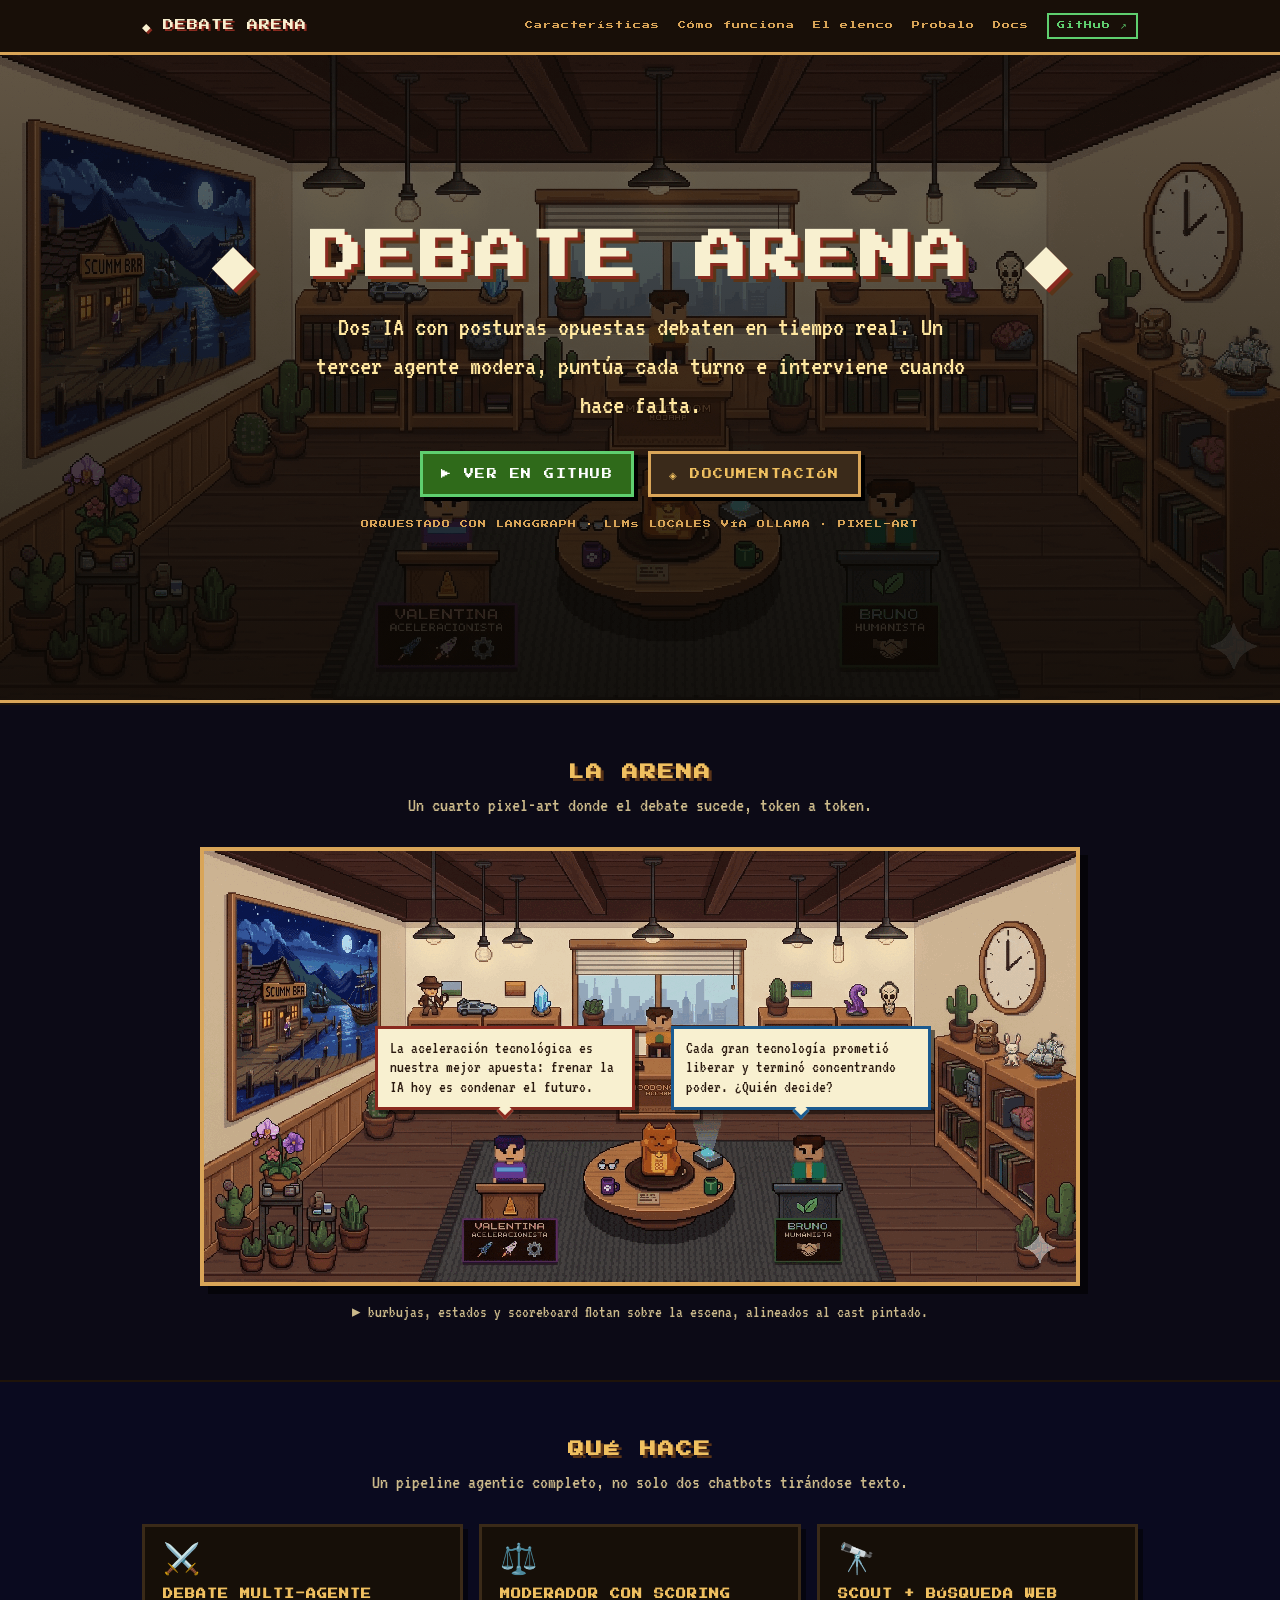
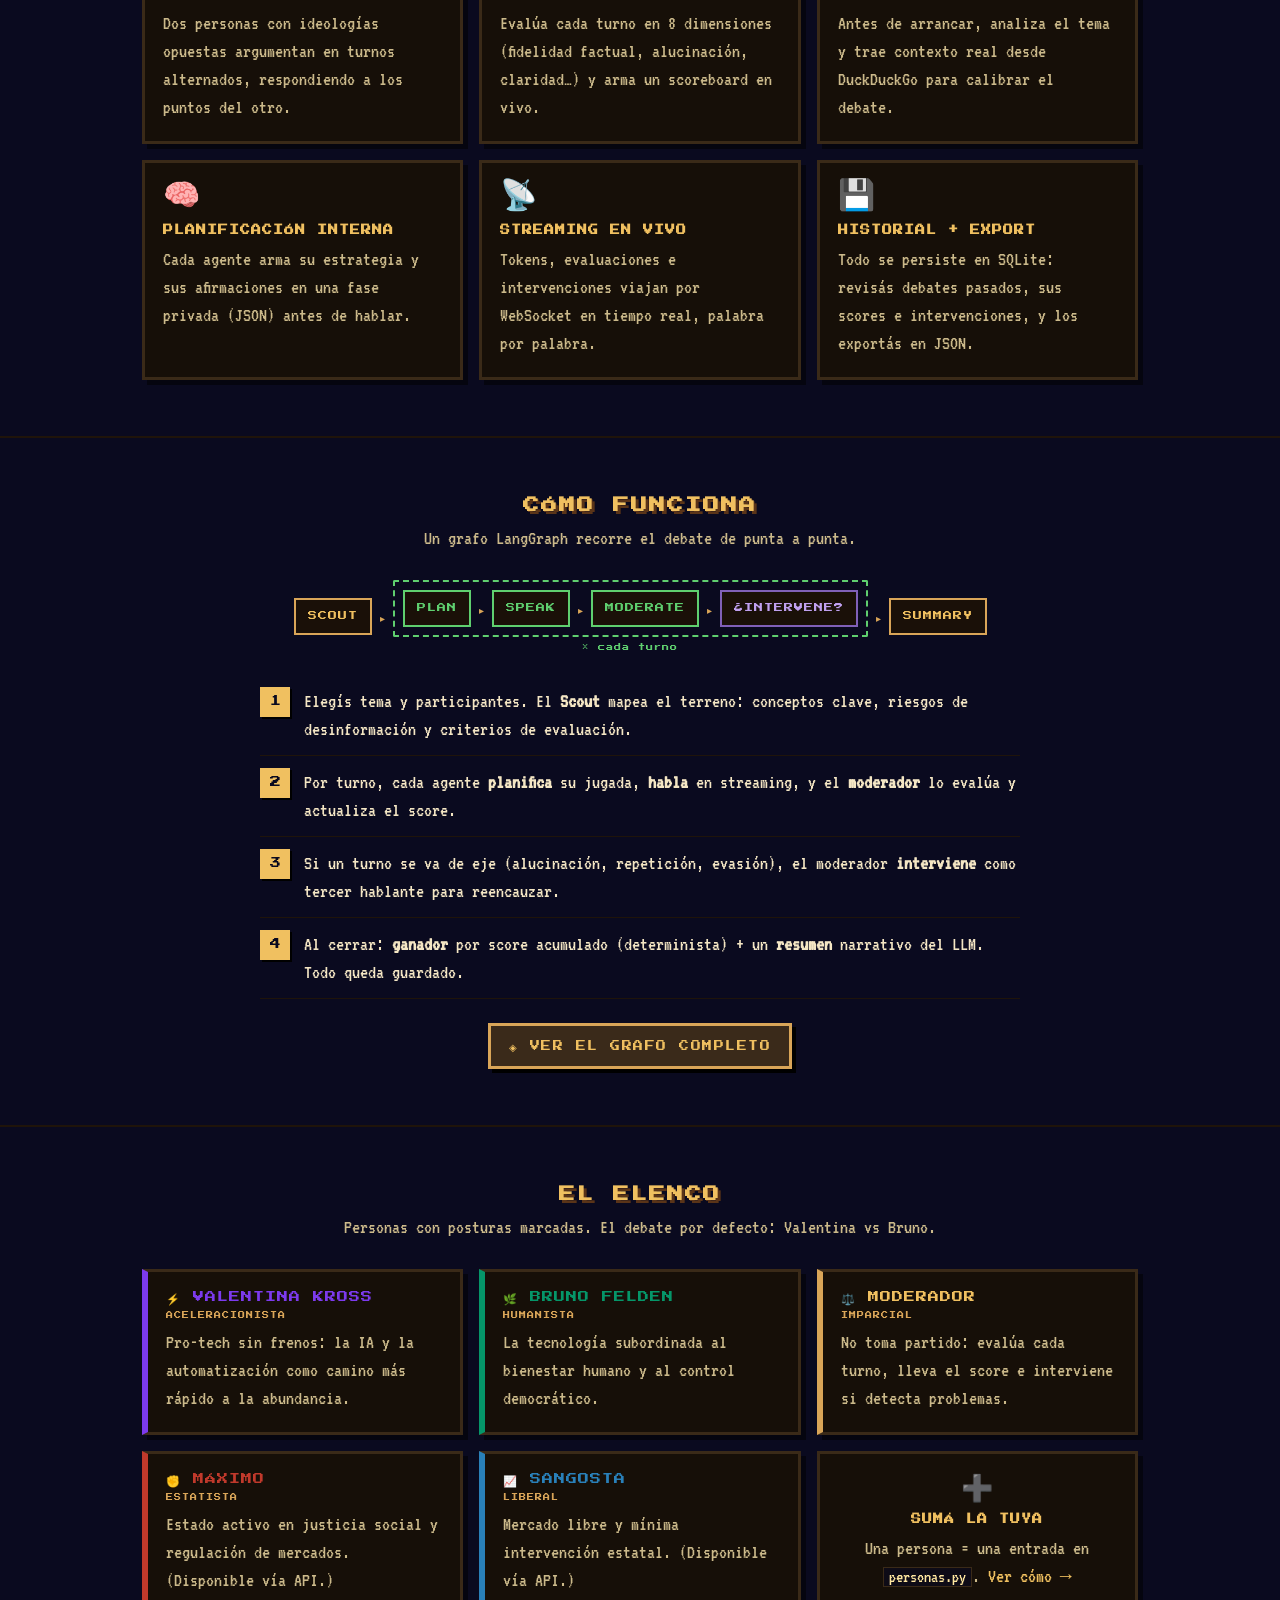
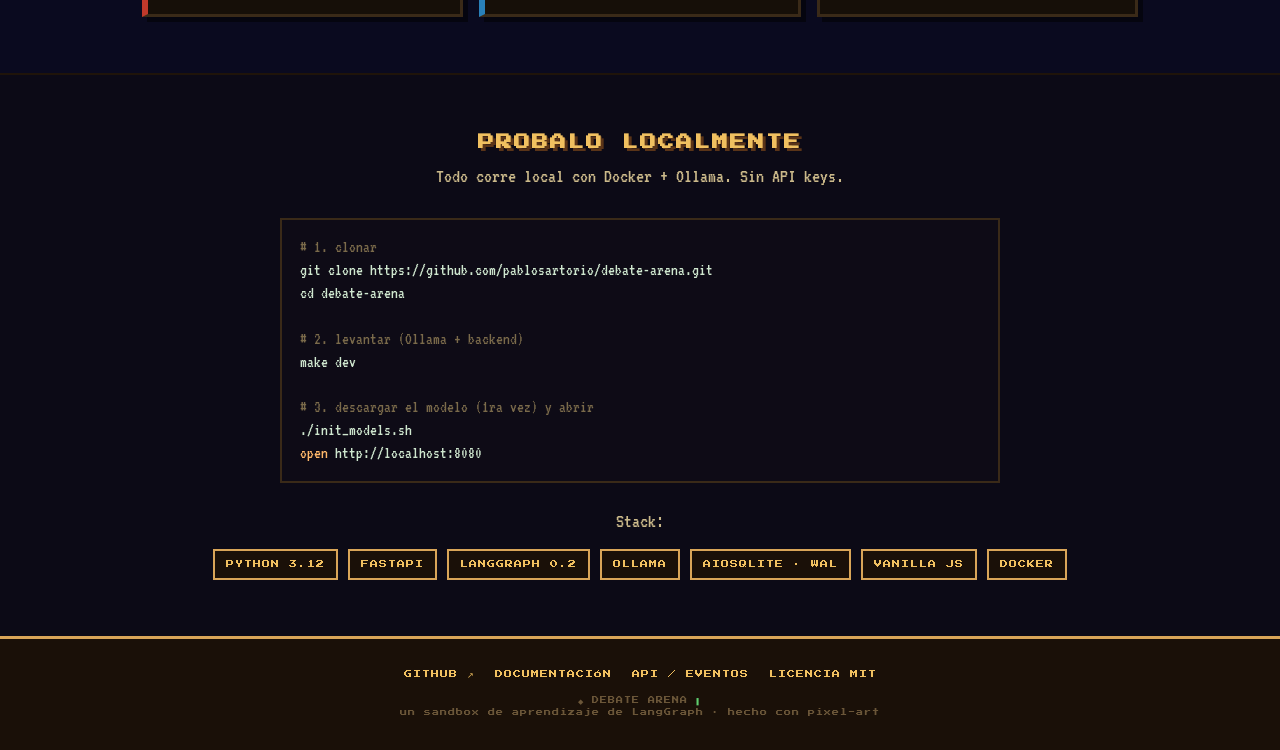
<file: docs/index.html>
<!DOCTYPE html>
<html lang="es">
<head>
  <meta charset="UTF-8" />
  <meta name="viewport" content="width=device-width, initial-scale=1.0" />
  <title>Debate Arena — dos IA debaten, un tercero modera</title>
  <meta name="description" content="Sistema de debate automático entre agentes de IA con interfaz pixel-art. Dos agentes con posturas opuestas debaten en vivo, orquestados con LangGraph y moderados por un tercer agente que evalúa cada turno." />
  <meta property="og:title" content="◆ DEBATE ARENA ◆" />
  <meta property="og:description" content="Dos IA debaten en tiempo real. Un tercer agente modera, evalúa e interviene. FastAPI · LangGraph · Ollama, con estética pixel-art." />
  <meta property="og:type" content="website" />
  <meta property="og:image" content="https://pablosartorio.github.io/debate-arena/room-bg.png" />
  <link rel="preconnect" href="https://fonts.googleapis.com">
  <link rel="preconnect" href="https://fonts.gstatic.com" crossorigin>
  <link href="https://fonts.googleapis.com/css2?family=Press+Start+2P&family=VT323&display=swap" rel="stylesheet">
  <style>
    :root{
      --bg:        #0a0a1f;
      --panel:     #2a1a10;
      --panel-2:   #1a1008;
      --panel-3:   #160f08;
      --ink:       #2a1a10;
      --paper:     #f8f0d0;
      --gold:      #f0c060;
      --gold-dk:   #d9a558;
      --green:     #5fcf6f;
      --red:       #ff6a4a;
      --valentina: #7c3aed;
      --bruno:     #059669;
      --maximo:    #c0392b;
      --sangosta:  #2980b9;
      --text:      #f4e6c4;
      --muted:     #cbb98a;
      --pixel:     'Press Start 2P', 'Courier New', monospace;
      --vt:        'VT323', 'Courier New', monospace;
    }
    *,*::before,*::after{ box-sizing:border-box; margin:0; padding:0; }
    html{ scroll-behavior:smooth; }
    body{
      font-family:var(--vt); font-size:20px; line-height:1.4;
      background:var(--bg); color:var(--text);
      -webkit-font-smoothing:none; image-rendering:pixelated;
      overflow-x:hidden;
    }
    a{ color:var(--gold); text-decoration:none; }
    a:hover{ color:#fff; }
    img{ image-rendering:pixelated; }
    .wrap{ max-width:1040px; margin:0 auto; padding:0 22px; }
    code{ font-family:var(--vt); font-size:18px; background:#0e0b16; color:#ffe7a0; border:1px solid #3a2a18; padding:0 5px; }

    h2.section-title{
      font-family:var(--pixel); font-size:16px; color:var(--gold);
      letter-spacing:2px; text-align:center; margin:0 0 8px;
      text-shadow:3px 3px 0 #5a3418;
    }
    .section-sub{ text-align:center; color:var(--muted); font-size:20px; margin-bottom:28px; }
    section{ padding:56px 0; border-top:2px solid #1f140a; }

    /* ---------- top nav ---------- */
    .nav{
      position:sticky; top:0; z-index:20;
      background:rgba(26,16,8,.96); border-bottom:3px solid var(--gold-dk);
      backdrop-filter:blur(2px);
    }
    .nav .wrap{ display:flex; align-items:center; gap:18px; height:52px; }
    .nav .brand{ font-family:var(--pixel); font-size:11px; color:var(--paper); letter-spacing:1px; text-shadow:2px 2px 0 #8a2a1f; }
    .nav .links{ margin-left:auto; display:flex; gap:18px; align-items:center; }
    .nav .links a{ font-family:var(--pixel); font-size:8px; letter-spacing:1px; color:var(--gold-dk); }
    .nav .links a:hover{ color:#fff; }
    .nav .links a.ghp{ border:2px solid var(--green); color:var(--green); padding:5px 8px; }
    @media (max-width:720px){ .nav .links a:not(.ghp){ display:none; } }

    /* ---------- buttons ---------- */
    .btn{
      font-family:var(--pixel); font-size:10px; letter-spacing:1.5px;
      display:inline-block; padding:13px 18px; border:3px solid #f8f0d0;
      color:#fff; background:#5a3418; box-shadow:4px 4px 0 #000;
      transition:transform 60ms, box-shadow 60ms, filter 100ms; cursor:pointer;
    }
    .btn:hover{ transform:translate(-1px,-1px); box-shadow:5px 5px 0 #000; filter:brightness(1.15); color:#fff; }
    .btn:active{ transform:translate(3px,3px); box-shadow:1px 1px 0 #000; }
    .btn.primary{ background:#2f6a1a; border-color:#5fcf6f; }
    .btn.ghost{ background:#3a2a1a; border-color:var(--gold-dk); color:var(--gold); }

    /* ---------- hero ---------- */
    .hero{
      position:relative; border-bottom:3px solid var(--gold-dk);
      background:#160f08 center/cover no-repeat;
      min-height:clamp(420px,72vh,680px);
      display:flex; align-items:center; image-rendering:pixelated;
    }
    .hero::before{ content:''; position:absolute; inset:0; background:linear-gradient(180deg,rgba(10,8,4,.55),rgba(10,8,4,.82)); }
    .hero .wrap{ position:relative; z-index:1; text-align:center; padding-top:40px; padding-bottom:40px; }
    .hero h1{
      font-family:var(--pixel); font-size:clamp(26px,6vw,52px); color:var(--paper);
      letter-spacing:3px; line-height:1.25; margin-bottom:18px;
      text-shadow:3px 3px 0 #8a2a1f, 6px 6px 0 #5a3418;
    }
    .hero .tag{ font-size:clamp(20px,3vw,28px); color:#ffe7a0; max-width:680px; margin:0 auto 26px; }
    .hero .cta{ display:flex; gap:14px; justify-content:center; flex-wrap:wrap; margin-bottom:22px; }
    .hero .powered{ font-family:var(--pixel); font-size:8px; color:var(--gold-dk); letter-spacing:1px; }

    /* ---------- preview mock ---------- */
    .preview-sec{ background:#0c0a16; }
    .preview{
      position:relative; max-width:880px; margin:0 auto;
      aspect-ratio:2702/1346; background:#160f08 center/cover no-repeat;
      border:4px solid var(--gold-dk); box-shadow:8px 8px 0 rgba(0,0,0,.6);
      image-rendering:pixelated;
    }
    .demo-bubble{
      position:absolute; transform:translateX(-50%);
      width:30%; max-width:260px; background:var(--paper); color:var(--ink);
      border:3px solid var(--ink); padding:.5em .7em .6em;
      font-family:var(--vt); font-size:clamp(11px,1.7vw,17px); line-height:1.15;
      box-shadow:4px 4px 0 rgba(0,0,0,.5);
    }
    .demo-bubble::after{
      content:''; position:absolute; bottom:-10px; left:50%; margin-left:-6px;
      width:12px; height:12px; background:var(--paper);
      border-right:3px solid var(--ink); border-bottom:3px solid var(--ink); transform:rotate(45deg);
    }
    .demo-bubble.b1{ left:34.5%; bottom:40%; border-color:#8a2a1f; }
    .demo-bubble.b1::after{ border-right-color:#8a2a1f; border-bottom-color:#8a2a1f; }
    .demo-bubble.b2{ left:68.5%; bottom:40%; border-color:#1a5a90; }
    .demo-bubble.b2::after{ border-right-color:#1a5a90; border-bottom-color:#1a5a90; }
    .demo-tag{ text-align:center; color:var(--muted); font-size:17px; margin-top:14px; }

    /* ---------- features ---------- */
    .grid{ display:grid; gap:16px; }
    .features{ grid-template-columns:repeat(3,1fr); }
    @media (max-width:840px){ .features{ grid-template-columns:repeat(2,1fr); } }
    @media (max-width:560px){ .features{ grid-template-columns:1fr; } }
    .card{
      background:var(--panel-3); border:3px solid #3a2a18; box-shadow:5px 5px 0 rgba(0,0,0,.5);
      padding:18px 18px 20px;
    }
    .card .ic{ font-size:30px; line-height:1; }
    .card h3{ font-family:var(--pixel); font-size:10px; color:var(--gold); letter-spacing:1px; margin:12px 0 8px; }
    .card p{ color:var(--muted); }

    /* ---------- flow pipeline ---------- */
    .flow{ display:flex; align-items:center; justify-content:center; flex-wrap:wrap; gap:8px; margin:6px 0 22px; }
    .pill{
      font-family:var(--pixel); font-size:9px; letter-spacing:1px; padding:10px 12px;
      border:2px solid var(--gold-dk); color:var(--gold); background:var(--panel-2);
    }
    .pill.loop{ border-color:var(--green); color:var(--green); }
    .pill.mod{ border-color:#8060b8; color:#c0a0f0; }
    .arrow{ color:var(--gold-dk); font-family:var(--pixel); font-size:10px; }
    .loop-wrap{ border:2px dashed var(--green); padding:8px; display:flex; gap:8px; align-items:center; flex-wrap:wrap; border-radius:2px; }
    .loop-label{ display:block; text-align:center; font-family:var(--pixel); font-size:7px; color:var(--green); letter-spacing:1px; margin-top:6px; }
    .steps{ counter-reset:step; max-width:760px; margin:8px auto 0; }
    .step{ display:flex; gap:14px; padding:12px 0; border-bottom:1px solid #1f140a; }
    .step::before{
      counter-increment:step; content:counter(step);
      font-family:var(--pixel); font-size:11px; color:var(--bg);
      background:var(--gold); width:30px; height:30px; flex:0 0 30px;
      display:flex; align-items:center; justify-content:center; box-shadow:2px 2px 0 #000;
    }
    .step p{ color:var(--text); }
    .center{ text-align:center; margin-top:24px; }

    /* ---------- cast ---------- */
    .cast{ grid-template-columns:repeat(3,1fr); }
    @media (max-width:840px){ .cast{ grid-template-columns:repeat(2,1fr); } }
    @media (max-width:560px){ .cast{ grid-template-columns:1fr; } }
    .persona{ border-left-width:6px; }
    .persona .pn{ font-family:var(--pixel); font-size:11px; letter-spacing:1px; }
    .persona .pr{ font-family:var(--pixel); font-size:7px; color:var(--gold-dk); letter-spacing:1px; margin:5px 0 8px; }

    /* ---------- run ---------- */
    .run-sec{ background:#0c0a16; }
    pre.code{
      background:#0e0b16; border:2px solid #3a2a18; color:#cfe7cf;
      padding:16px 18px; overflow-x:auto; font-family:var(--vt); font-size:17px;
      line-height:1.35; max-width:720px; margin:0 auto;
    }
    pre.code .c{ color:#7a6a4a; }
    pre.code .k{ color:#ffb86a; }

    /* ---------- stack badges ---------- */
    .badges{ display:flex; flex-wrap:wrap; gap:10px; justify-content:center; }
    .badge{
      font-family:var(--pixel); font-size:8px; letter-spacing:1px; padding:8px 11px;
      border:2px solid var(--gold-dk); color:var(--gold); background:var(--panel-2);
    }

    /* ---------- footer ---------- */
    footer{ background:var(--panel-2); border-top:3px solid var(--gold-dk); padding:30px 0; text-align:center; }
    footer .flinks{ display:flex; gap:20px; justify-content:center; flex-wrap:wrap; margin-bottom:14px; }
    footer .flinks a{ font-family:var(--pixel); font-size:8px; letter-spacing:1px; }
    footer .fnote{ font-family:var(--pixel); font-size:7px; color:#6b5638; letter-spacing:1px; line-height:1.8; }
    .blink{ color:var(--green); animation:blink 1s step-end infinite; }
    @keyframes blink{ 0%,49%{opacity:1} 50%,100%{opacity:0} }
  </style>
</head>
<body>

  <!-- NAV -->
  <nav class="nav">
    <div class="wrap">
      <span class="brand">◆ DEBATE ARENA</span>
      <span class="links">
        <a href="#features">Características</a>
        <a href="#flow">Cómo funciona</a>
        <a href="#cast">El elenco</a>
        <a href="#run">Probalo</a>
        <a href="docs.html">Docs</a>
        <a class="ghp" href="https://github.com/pablosartorio/debate-arena">GitHub ↗</a>
      </span>
    </div>
  </nav>

  <!-- HERO -->
  <header class="hero" style="background-image:url('room-bg.png')">
    <div class="wrap">
      <h1>◆ DEBATE&nbsp;ARENA ◆</h1>
      <p class="tag">Dos IA con posturas opuestas debaten en tiempo real. Un tercer agente modera, puntúa cada turno e interviene cuando hace falta.</p>
      <div class="cta">
        <a class="btn primary" href="https://github.com/pablosartorio/debate-arena">▶ VER EN GITHUB</a>
        <a class="btn ghost" href="docs.html">◈ DOCUMENTACIÓN</a>
      </div>
      <div class="powered">ORQUESTADO CON LANGGRAPH · LLMs LOCALES VÍA OLLAMA · PIXEL-ART</div>
    </div>
  </header>

  <!-- PREVIEW -->
  <section class="preview-sec">
    <div class="wrap">
      <h2 class="section-title">LA ARENA</h2>
      <p class="section-sub">Un cuarto pixel-art donde el debate sucede, token a token.</p>
      <div class="preview" style="background-image:url('room-bg.png')">
        <div class="demo-bubble b1">La aceleración tecnológica es nuestra mejor apuesta: frenar la IA hoy es condenar el futuro.</div>
        <div class="demo-bubble b2">Cada gran tecnología prometió liberar y terminó concentrando poder. ¿Quién decide?</div>
      </div>
      <p class="demo-tag">▸ burbujas, estados y scoreboard flotan sobre la escena, alineados al cast pintado.</p>
    </div>
  </section>

  <!-- FEATURES -->
  <section id="features">
    <div class="wrap">
      <h2 class="section-title">QUÉ HACE</h2>
      <p class="section-sub">Un pipeline agentic completo, no solo dos chatbots tirándose texto.</p>
      <div class="grid features">
        <div class="card"><div class="ic">⚔️</div><h3>DEBATE MULTI-AGENTE</h3><p>Dos personas con ideologías opuestas argumentan en turnos alternados, respondiendo a los puntos del otro.</p></div>
        <div class="card"><div class="ic">⚖️</div><h3>MODERADOR CON SCORING</h3><p>Evalúa cada turno en 8 dimensiones (fidelidad factual, alucinación, claridad…) y arma un scoreboard en vivo.</p></div>
        <div class="card"><div class="ic">🔭</div><h3>SCOUT + BÚSQUEDA WEB</h3><p>Antes de arrancar, analiza el tema y trae contexto real desde DuckDuckGo para calibrar el debate.</p></div>
        <div class="card"><div class="ic">🧠</div><h3>PLANIFICACIÓN INTERNA</h3><p>Cada agente arma su estrategia y sus afirmaciones en una fase privada (JSON) antes de hablar.</p></div>
        <div class="card"><div class="ic">📡</div><h3>STREAMING EN VIVO</h3><p>Tokens, evaluaciones e intervenciones viajan por WebSocket en tiempo real, palabra por palabra.</p></div>
        <div class="card"><div class="ic">💾</div><h3>HISTORIAL + EXPORT</h3><p>Todo se persiste en SQLite: revisás debates pasados, sus scores e intervenciones, y los exportás en JSON.</p></div>
      </div>
    </div>
  </section>

  <!-- FLOW -->
  <section id="flow">
    <div class="wrap">
      <h2 class="section-title">CÓMO FUNCIONA</h2>
      <p class="section-sub">Un grafo LangGraph recorre el debate de punta a punta.</p>

      <div class="flow">
        <span class="pill">SCOUT</span>
        <span class="arrow">▸</span>
        <span>
          <span class="loop-wrap">
            <span class="pill loop">PLAN</span><span class="arrow">▸</span>
            <span class="pill loop">SPEAK</span><span class="arrow">▸</span>
            <span class="pill loop">MODERATE</span><span class="arrow">▸</span>
            <span class="pill mod">¿INTERVENE?</span>
          </span>
          <span class="loop-label">× cada turno</span>
        </span>
        <span class="arrow">▸</span>
        <span class="pill">SUMMARY</span>
      </div>

      <div class="steps">
        <div class="step"><p>Elegís tema y participantes. El <strong>Scout</strong> mapea el terreno: conceptos clave, riesgos de desinformación y criterios de evaluación.</p></div>
        <div class="step"><p>Por turno, cada agente <strong>planifica</strong> su jugada, <strong>habla</strong> en streaming, y el <strong>moderador</strong> lo evalúa y actualiza el score.</p></div>
        <div class="step"><p>Si un turno se va de eje (alucinación, repetición, evasión), el moderador <strong>interviene</strong> como tercer hablante para reencauzar.</p></div>
        <div class="step"><p>Al cerrar: <strong>ganador</strong> por score acumulado (determinista) + un <strong>resumen</strong> narrativo del LLM. Todo queda guardado.</p></div>
      </div>

      <div class="center">
        <a class="btn ghost" href="docs.html#grafo">◈ VER EL GRAFO COMPLETO</a>
      </div>
    </div>
  </section>

  <!-- CAST -->
  <section id="cast">
    <div class="wrap">
      <h2 class="section-title">EL ELENCO</h2>
      <p class="section-sub">Personas con posturas marcadas. El debate por defecto: Valentina vs Bruno.</p>
      <div class="grid cast">
        <div class="card persona" style="border-left-color:var(--valentina)">
          <div class="pn" style="color:var(--valentina)">⚡ VALENTINA KROSS</div>
          <div class="pr">ACELERACIONISTA</div>
          <p>Pro-tech sin frenos: la IA y la automatización como camino más rápido a la abundancia.</p>
        </div>
        <div class="card persona" style="border-left-color:var(--bruno)">
          <div class="pn" style="color:var(--bruno)">🌿 BRUNO FELDEN</div>
          <div class="pr">HUMANISTA</div>
          <p>La tecnología subordinada al bienestar humano y al control democrático.</p>
        </div>
        <div class="card persona" style="border-left-color:var(--gold-dk)">
          <div class="pn" style="color:var(--gold)">⚖️ MODERADOR</div>
          <div class="pr">IMPARCIAL</div>
          <p>No toma partido: evalúa cada turno, lleva el score e interviene si detecta problemas.</p>
        </div>
        <div class="card persona" style="border-left-color:var(--maximo)">
          <div class="pn" style="color:var(--maximo)">✊ MÁXIMO</div>
          <div class="pr">ESTATISTA</div>
          <p>Estado activo en justicia social y regulación de mercados. (Disponible vía API.)</p>
        </div>
        <div class="card persona" style="border-left-color:var(--sangosta)">
          <div class="pn" style="color:var(--sangosta)">📈 SANGOSTA</div>
          <div class="pr">LIBERAL</div>
          <p>Mercado libre y mínima intervención estatal. (Disponible vía API.)</p>
        </div>
        <div class="card" style="display:flex;flex-direction:column;justify-content:center;align-items:center;text-align:center">
          <div class="ic" style="font-size:26px">➕</div>
          <h3 style="margin-top:10px">SUMÁ LA TUYA</h3>
          <p>Una persona = una entrada en <code>personas.py</code>. <a href="docs.html#dev">Ver cómo →</a></p>
        </div>
      </div>
    </div>
  </section>

  <!-- RUN -->
  <section id="run" class="run-sec">
    <div class="wrap">
      <h2 class="section-title">PROBALO LOCALMENTE</h2>
      <p class="section-sub">Todo corre local con Docker + Ollama. Sin API keys.</p>
      <pre class="code"><span class="c"># 1. clonar</span>
git clone https://github.com/pablosartorio/debate-arena.git
cd debate-arena

<span class="c"># 2. levantar (Ollama + backend)</span>
make dev

<span class="c"># 3. descargar el modelo (1ra vez) y abrir</span>
./init_models.sh
<span class="k">open</span> http://localhost:8080</pre>
      <p class="section-sub" style="margin:24px 0 0">Stack:</p>
      <div class="badges" style="margin-top:14px">
        <span class="badge">PYTHON 3.12</span>
        <span class="badge">FASTAPI</span>
        <span class="badge">LANGGRAPH 0.2</span>
        <span class="badge">OLLAMA</span>
        <span class="badge">AIOSQLITE · WAL</span>
        <span class="badge">VANILLA JS</span>
        <span class="badge">DOCKER</span>
      </div>
    </div>
  </section>

  <!-- FOOTER -->
  <footer>
    <div class="wrap">
      <div class="flinks">
        <a href="https://github.com/pablosartorio/debate-arena">GITHUB ↗</a>
        <a href="docs.html">DOCUMENTACIÓN</a>
        <a href="docs.html#eventos">API / EVENTOS</a>
        <a href="https://github.com/pablosartorio/debate-arena/blob/main/LICENSE">LICENCIA MIT</a>
      </div>
      <div class="fnote">
        ◆ DEBATE ARENA <span class="blink">▌</span><br>
        un sandbox de aprendizaje de LangGraph · hecho con pixel-art
      </div>
    </div>
  </footer>

</body>
</html>
</file>
